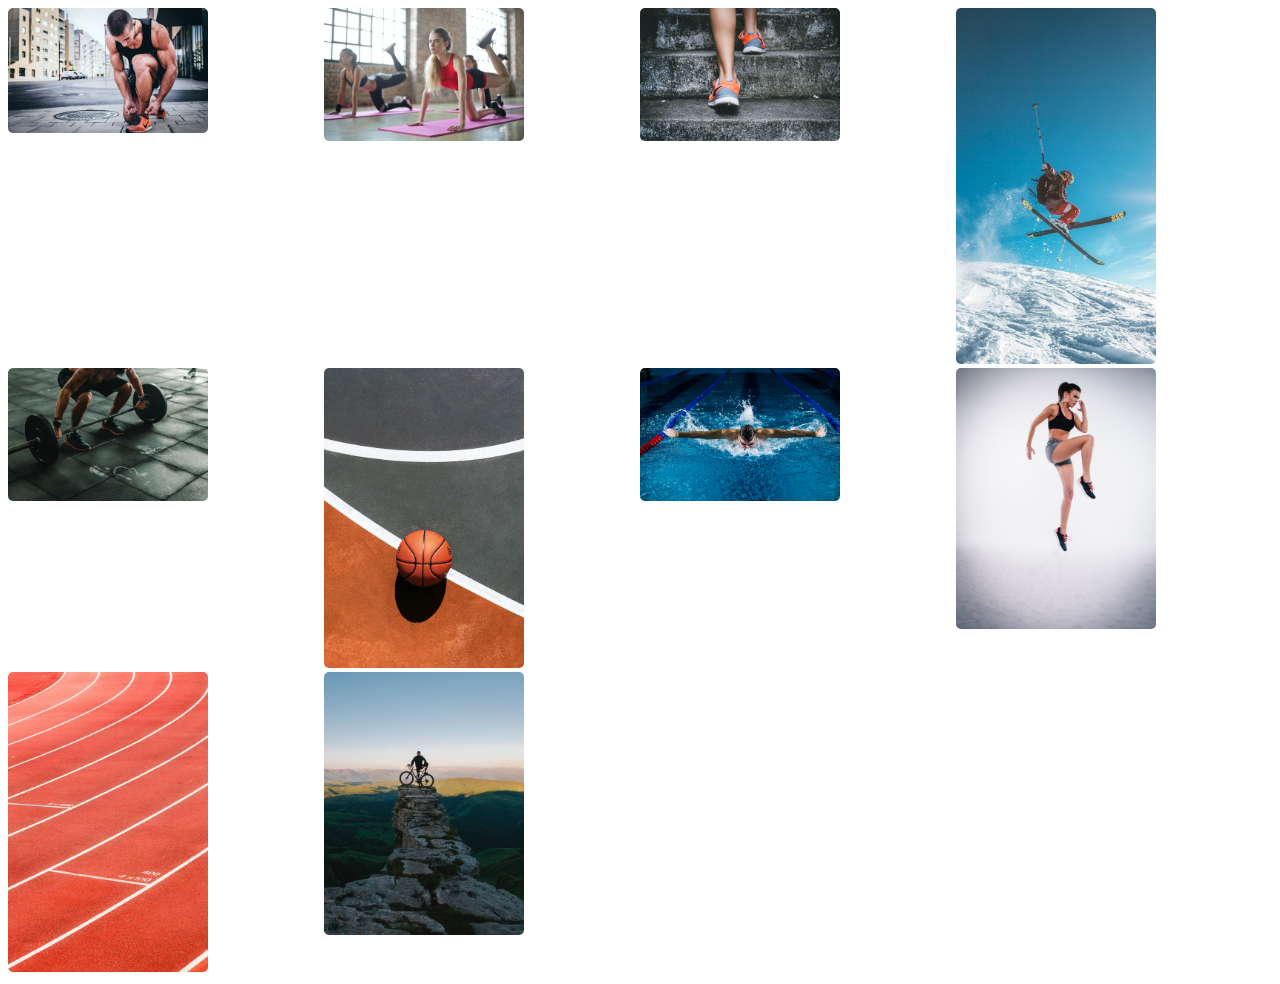
<file: ex01/src/index.html>
<!DOCTYPE html>
<html lang="en">
<head>
    <meta charset="UTF-8">
    <meta http-equiv="X-UA-Compatible" content="IE=edge">
    <meta name="viewport" content="width=device-width, initial-scale=1.0">
    <title>Image gallery</title>
    <link rel="stylesheet" href="../styles/index.css">

</head>
<body>
    <div class="container">
        <div class="feature">
            <img id="modalImage" src="../images/img1.jpg" alt="Marathon"/>
            <div class="title"><h1>Marathon</h1></div>
        </div>
        <div id="myModal" class="modal">
            <div class="modal-content">
                <span class="close">&times;</span>
                <img class="modal-content" id="img01">
                <h1>Marathon</h1>
                <p>The marathon is a long-distance race with an official distance of 42.195 kilometres (26 miles 385 yards), usually run as a road race. The event was instituted in commemoration of the fabled run of the Greek soldier Pheidippides, a messenger from the Battle of Marathon to Athens, who reported the victory. The marathon can be completed by running or with a run/walk strategy. There are also wheelchair divisions.The marathon was one of the original modern Olympic events in 1896, though the distance did not become standardized until 1921. More than 800 marathons are held throughout the world each year, with the vast majority of competitors being recreational athletes, as larger marathons can have tens of thousands of participants.</p>
            </div>
            <div id="caption"></div>
        </div>
        <div class="feature">
            <img id="modalImage" src="../images/img2.jpg" alt="Gymnastics"/>
            <div class="title"><h1>Gymnastics</h1></div>
        </div>
        <div class="feature">
            <img id="modalImage" src="../images/img3.jpg" alt="Climbing"/>
            <div class="title"><h1>Climbing</h1></div>
        </div>
        <div class="feature">
            <img id="modalImage" src="../images/img4.jpg" alt="Skiing"/>
            <div class="title"><h1>Skiing</h1></div>
        </div>
        <div class="feature">
            <img id="modalImage" src="../images/img5.jpg" alt="Weight Lifting"/>
            <div class="title"><h1>Weight Lifting</h1></div>
        </div>
        <div class="feature">
            <img id="modalImage" src="../images/img6.jpg" alt="Basketball"/>
            <div class="title"><h1>Basketball</h1></div>
        </div>
        <div class="feature">
            <img id="modalImage" src="../images/img7.jpg" alt="Swimming"/>
            <div class="title"><h1>Swimming</h1></div>
        </div>
        <div class="feature">
            <img id="modalImage" src="../images/img8.jpg" alt="Jogging"/>
            <div class="title"><h1>Jogging</h1></div>
        </div>
        <div class="feature">
            <img id="modalImage" src="../images/img9.jpg" alt="Running"/>
            <div class="title"><h1>Running</h1></div>
        </div>
        <div class="feature">
            <img id="modalImage" src="../images/img10.jpg" alt="Cycling"/>
            <div class="title"><h1>Cycling</h1></div>
        </div>
    </div>
<script src="../scripts/index.js"></script>
</body>
</html>
</file>
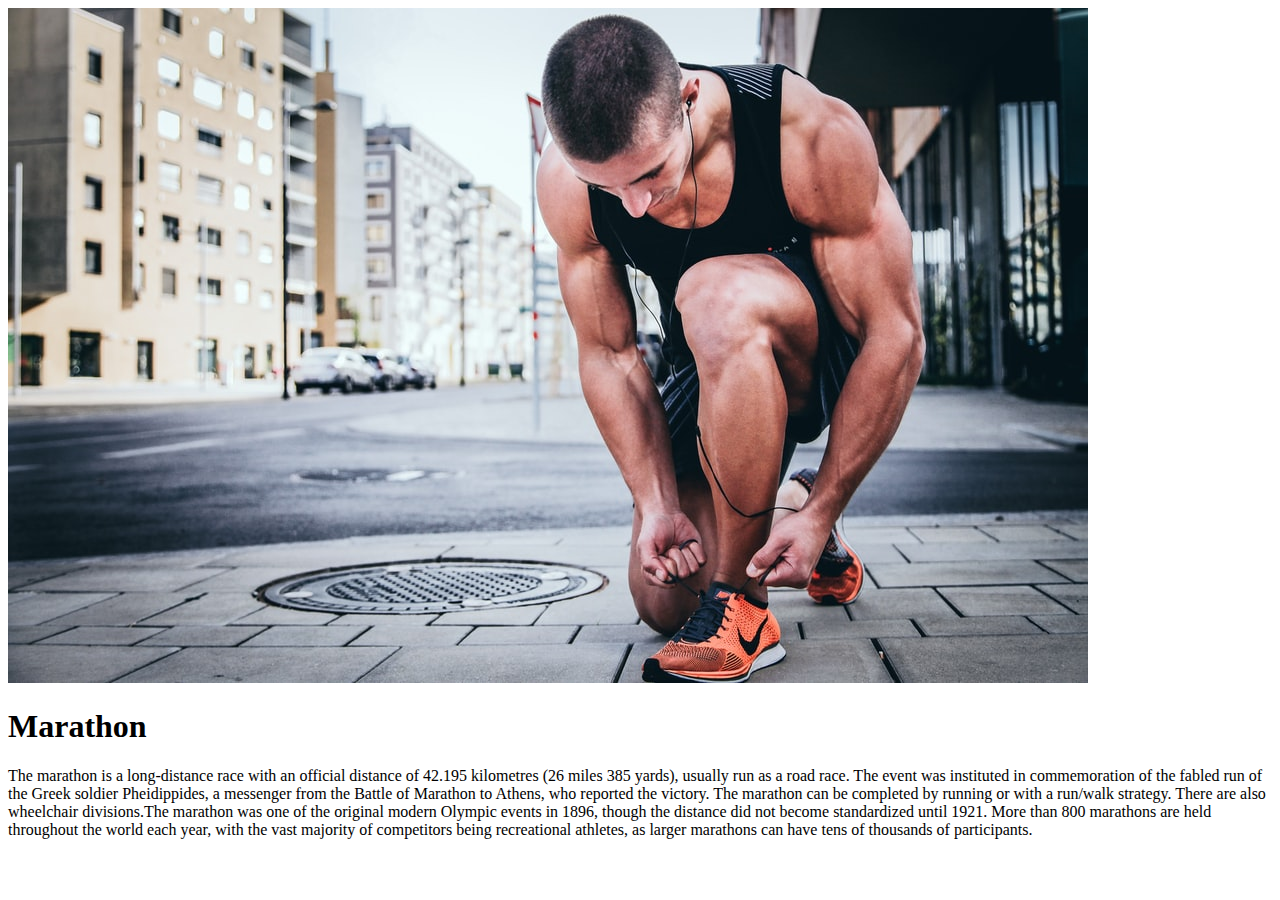
<file: ex01/src/image01.html>
<!DOCTYPE html>
<html lang="en">
<head>
    <meta charset="UTF-8">
    <meta http-equiv="X-UA-Compatible" content="IE=edge">
    <meta name="viewport" content="width=device-width, initial-scale=1.0">
    <title>Document</title>
</head>
<body>
    <img id="modalImage" src="../images/img1.jpg" alt="Marathon"/>
    <h1>Marathon</h1>
    <p>The marathon is a long-distance race with an official distance of 42.195 kilometres (26 miles 385 yards), usually run as a road race. The event was instituted in commemoration of the fabled run of the Greek soldier Pheidippides, a messenger from the Battle of Marathon to Athens, who reported the victory. The marathon can be completed by running or with a run/walk strategy. There are also wheelchair divisions.The marathon was one of the original modern Olympic events in 1896, though the distance did not become standardized until 1921. More than 800 marathons are held throughout the world each year, with the vast majority of competitors being recreational athletes, as larger marathons can have tens of thousands of participants.</p>
            
</body>
</html>
</file>
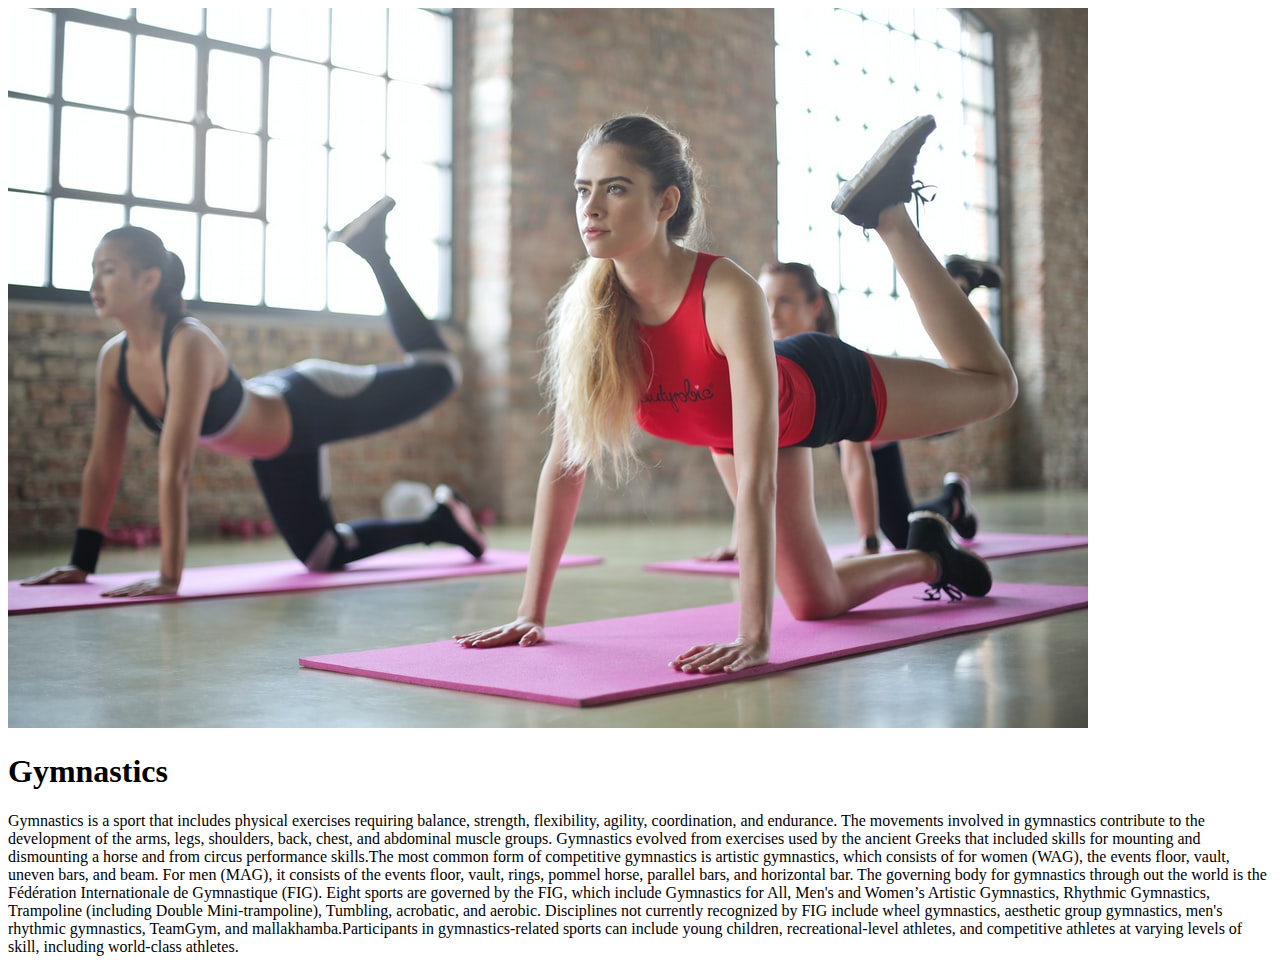
<file: ex01/src/image02.html>
<!DOCTYPE html>
<html lang="en">
<head>
    <meta charset="UTF-8">
    <meta http-equiv="X-UA-Compatible" content="IE=edge">
    <meta name="viewport" content="width=device-width, initial-scale=1.0">
    <title>Document</title>
</head>
<body>
    <img id="modalImage" src="../images/img2.jpg" alt="Gymnastics"/>
    <h1>Gymnastics</h1>
    <p>Gymnastics is a sport that includes physical exercises requiring balance, strength, flexibility, agility, coordination, and endurance. The movements involved in gymnastics contribute to the development of the arms, legs, shoulders, back, chest, and abdominal muscle groups. Gymnastics evolved from exercises used by the ancient Greeks that included skills for mounting and dismounting a horse and from circus performance skills.The most common form of competitive gymnastics is artistic gymnastics, which consists of for women (WAG), the events floor, vault, uneven bars, and beam. For men (MAG), it consists of the events floor, vault, rings, pommel horse, parallel bars, and horizontal bar. The governing body for gymnastics through out the world is the Fédération Internationale de Gymnastique (FIG). Eight sports are governed by the FIG, which include Gymnastics for All, Men's and Women’s Artistic Gymnastics, Rhythmic Gymnastics, Trampoline (including Double Mini-trampoline), Tumbling, acrobatic, and aerobic. Disciplines not currently recognized by FIG include wheel gymnastics, aesthetic group gymnastics, men's rhythmic gymnastics, TeamGym, and mallakhamba.Participants in gymnastics-related sports can include young children, recreational-level athletes, and competitive athletes at varying levels of skill, including world-class athletes.</p>
</body>
</html>
</file>
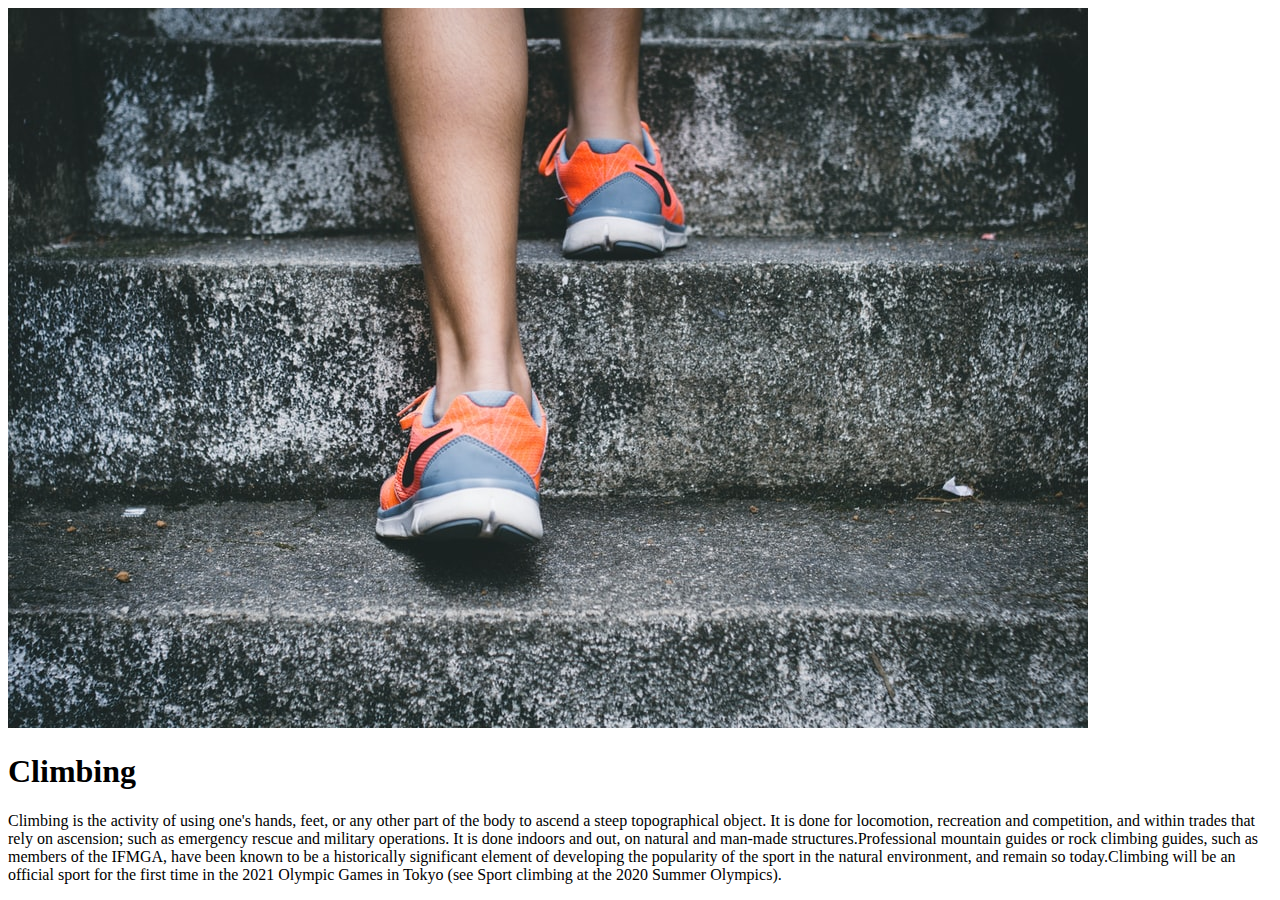
<file: ex01/src/image03.html>
<!DOCTYPE html>
<html lang="en">
<head>
    <meta charset="UTF-8">
    <meta http-equiv="X-UA-Compatible" content="IE=edge">
    <meta name="viewport" content="width=device-width, initial-scale=1.0">
    <title>Document</title>
</head>
<body>
    <img id="modalImage" src="../images/img3.jpg" alt="Climbing"/>
    <h1>Climbing</h1>
    <p>Climbing is the activity of using one's hands, feet, or any other part of the body to ascend a steep topographical object. It is done for locomotion, recreation and competition, and within trades that rely on ascension; such as emergency rescue and military operations. It is done indoors and out, on natural and man-made structures.Professional mountain guides or rock climbing guides, such as members of the IFMGA, have been known to be a historically significant element of developing the popularity of the sport in the natural environment, and remain so today.Climbing will be an official sport for the first time in the 2021 Olympic Games in Tokyo (see Sport climbing at the 2020 Summer Olympics).</p>
</body>
</html>
</file>
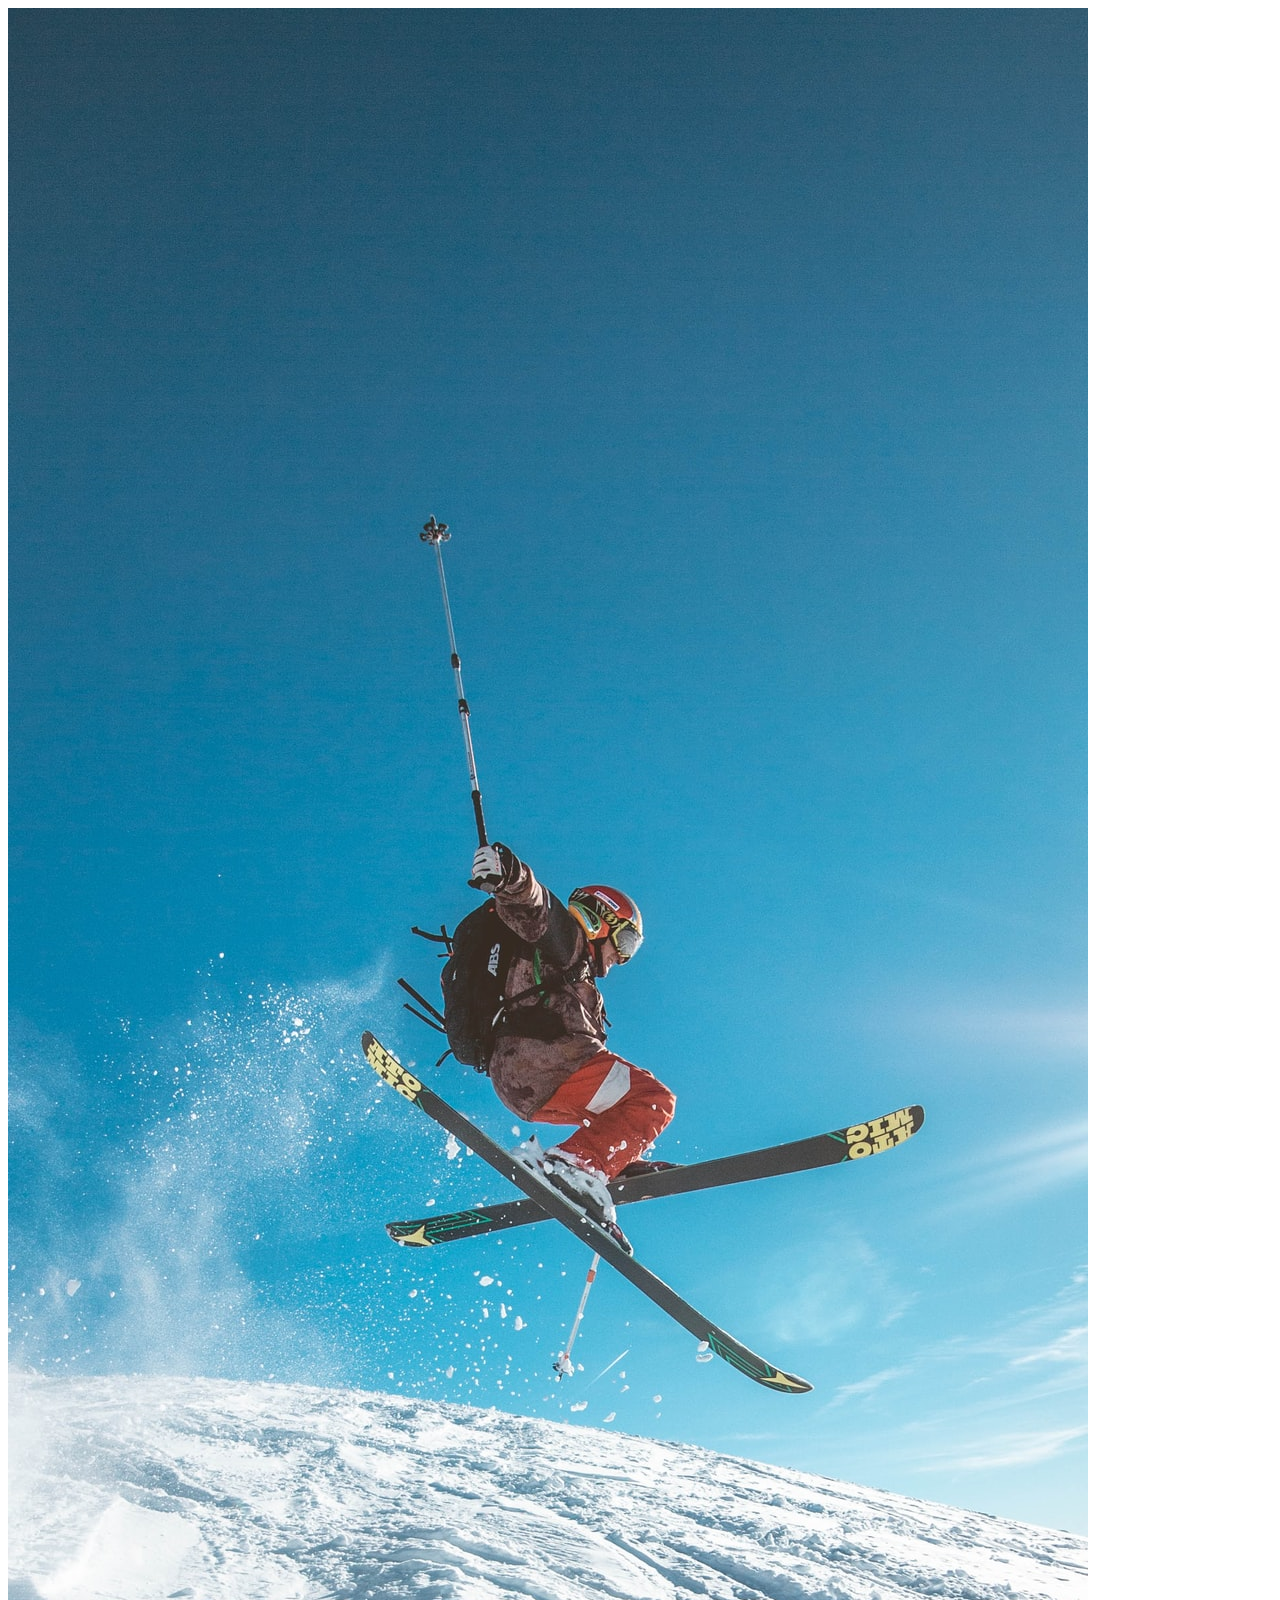
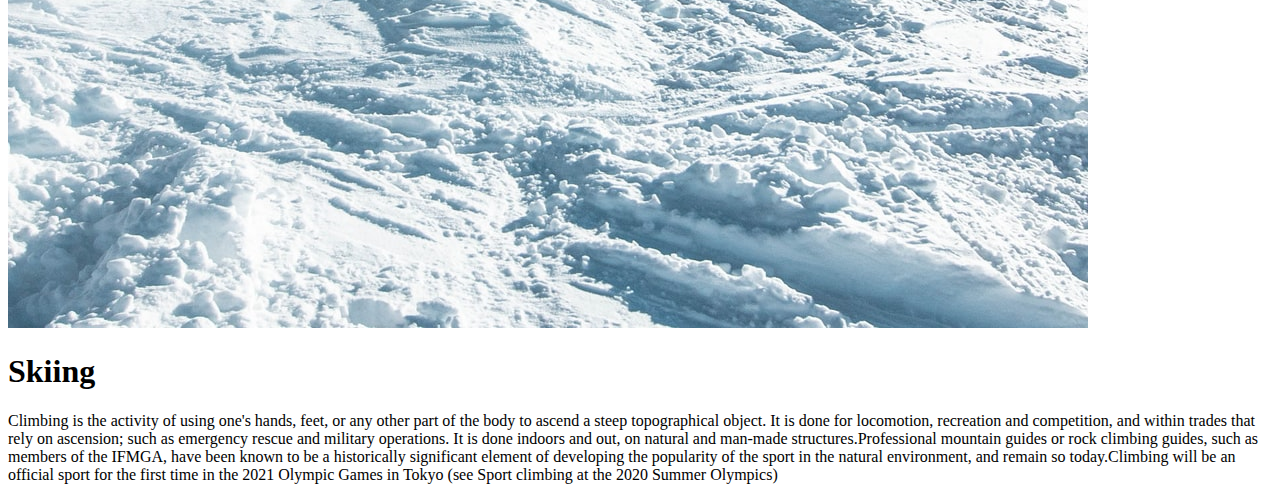
<file: ex01/src/image04.html>
<!DOCTYPE html>
<html lang="en">
<head>
    <meta charset="UTF-8">
    <meta http-equiv="X-UA-Compatible" content="IE=edge">
    <meta name="viewport" content="width=device-width, initial-scale=1.0">
    <title>Document</title>
</head>
<body>
    <img id="modalImage" src="../images/img4.jpg" alt="Skiing"/>
    <h1>Skiing</h1>
    <p>Climbing is the activity of using one's hands, feet, or any other part of the body to ascend a steep topographical object. It is done for locomotion, recreation and competition, and within trades that rely on ascension; such as emergency rescue and military operations. It is done indoors and out, on natural and man-made structures.Professional mountain guides or rock climbing guides, such as members of the IFMGA, have been known to be a historically significant element of developing the popularity of the sport in the natural environment, and remain so today.Climbing will be an official sport for the first time in the 2021 Olympic Games in Tokyo (see Sport climbing at the 2020 Summer Olympics)</p>
</body>
</html>
</file>
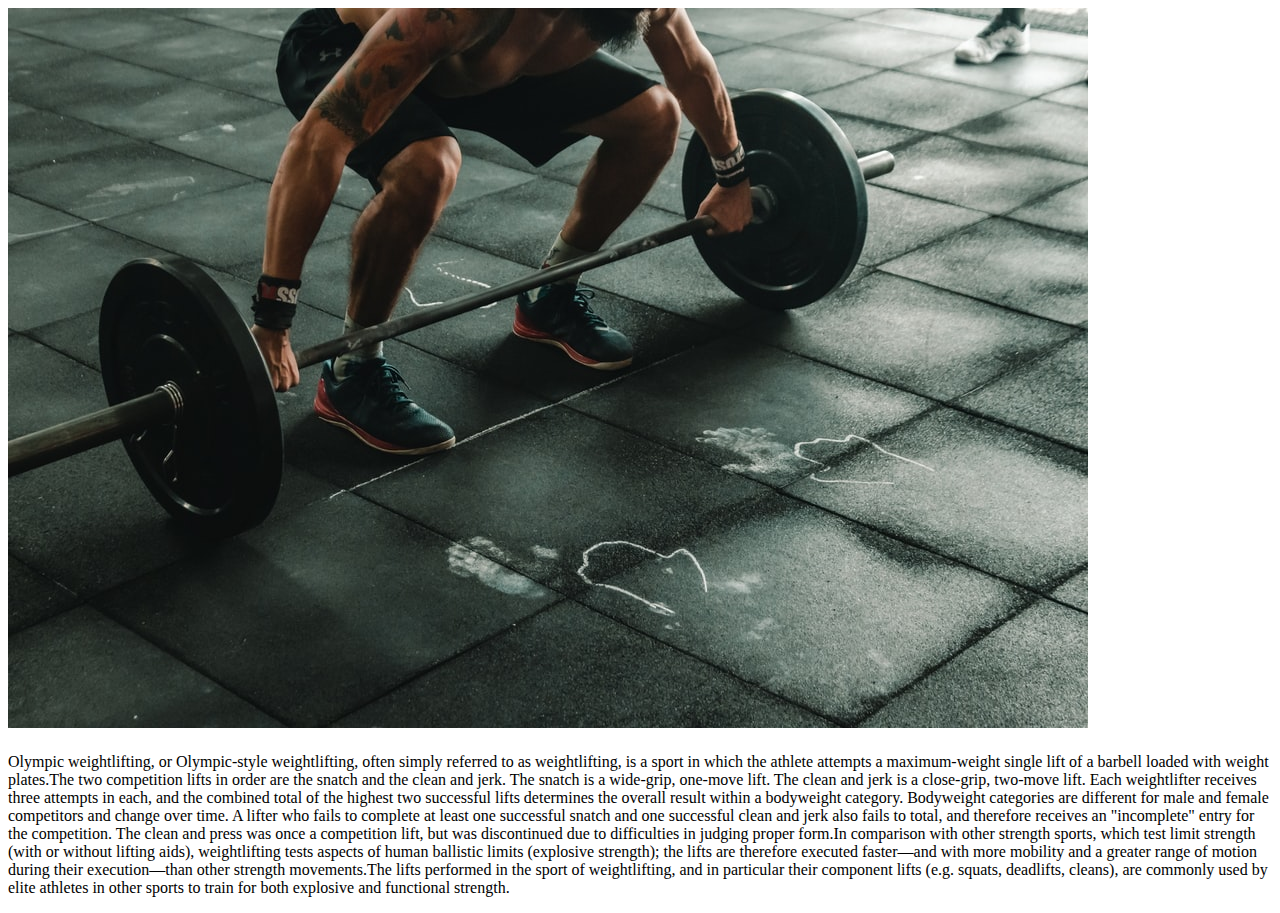
<file: ex01/src/image05.html>
<!DOCTYPE html>
<html lang="en">
<head>
    <meta charset="UTF-8">
    <meta http-equiv="X-UA-Compatible" content="IE=edge">
    <meta name="viewport" content="width=device-width, initial-scale=1.0">
    <title>Document</title>
</head>
<body>
    <img id="modalImage" src="../images/img5.jpg" alt="Weight Lifting"/>
    <h1></h1>
    <p>Olympic weightlifting, or Olympic-style weightlifting, often simply referred to as weightlifting, is a sport in which the athlete attempts a maximum-weight single lift of a barbell loaded with weight plates.The two competition lifts in order are the snatch and the clean and jerk. The snatch is a wide-grip, one-move lift. The clean and jerk is a close-grip, two-move lift. Each weightlifter receives three attempts in each, and the combined total of the highest two successful lifts determines the overall result within a bodyweight category. Bodyweight categories are different for male and female competitors and change over time. A lifter who fails to complete at least one successful snatch and one successful clean and jerk also fails to total, and therefore receives an "incomplete" entry for the competition. The clean and press was once a competition lift, but was discontinued due to difficulties in judging proper form.In comparison with other strength sports, which test limit strength (with or without lifting aids), weightlifting tests aspects of human ballistic limits (explosive strength); the lifts are therefore executed faster—and with more mobility and a greater range of motion during their execution—than other strength movements.The lifts performed in the sport of weightlifting, and in particular their component lifts (e.g. squats, deadlifts, cleans), are commonly used by elite athletes in other sports to train for both explosive and functional strength.</p>
</body>
</html>
</file>
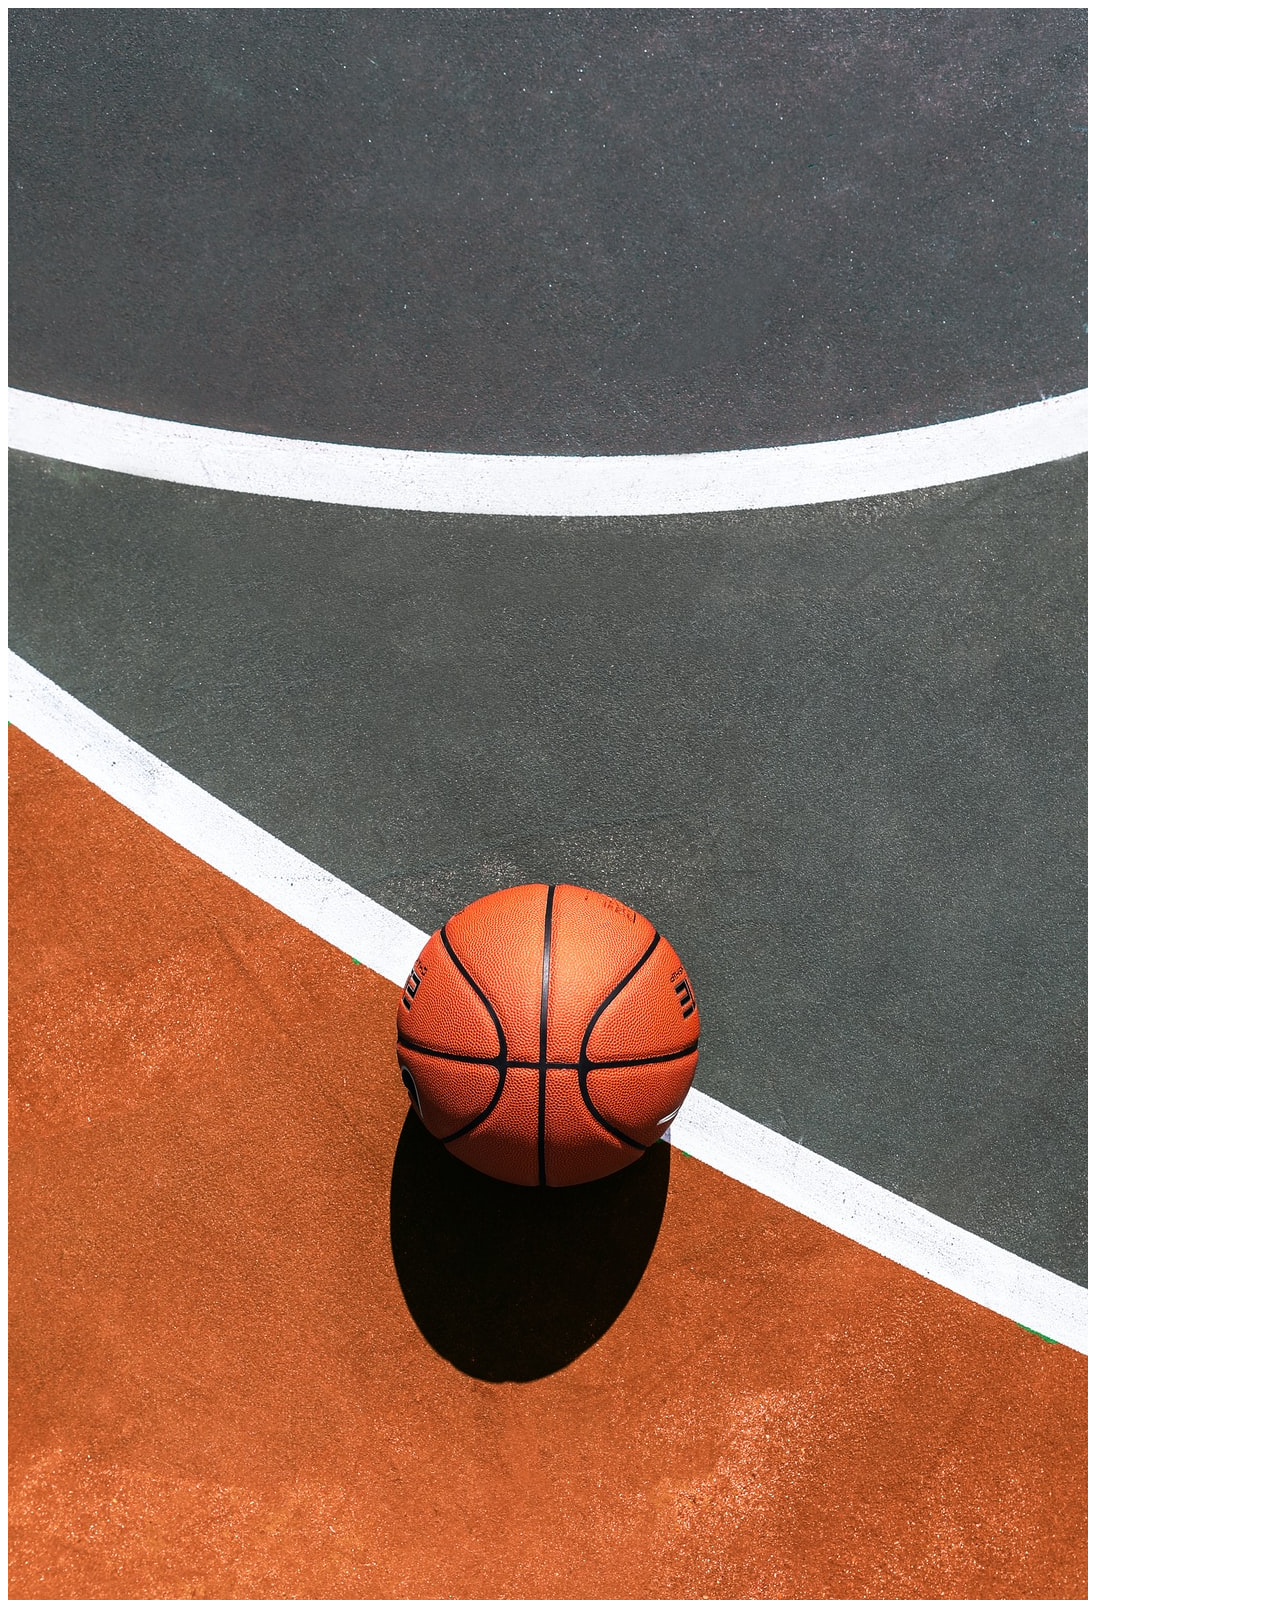
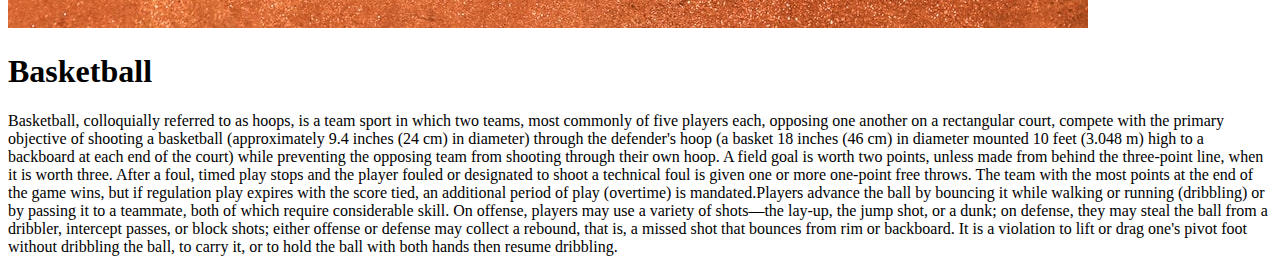
<file: ex01/src/image06.html>
<!DOCTYPE html>
<html lang="en">
<head>
    <meta charset="UTF-8">
    <meta http-equiv="X-UA-Compatible" content="IE=edge">
    <meta name="viewport" content="width=device-width, initial-scale=1.0">
    <title>Document</title>
</head>
<body>
    <img id="modalImage" src="../images/img6.jpg" alt="Basketball"/>
    <h1>Basketball</h1>
    <p>Basketball, colloquially referred to as hoops, is a team sport in which two teams, most commonly of five players each, opposing one another on a rectangular court, compete with the primary objective of shooting a basketball (approximately 9.4 inches (24 cm) in diameter) through the defender's hoop (a basket 18 inches (46 cm) in diameter mounted 10 feet (3.048 m) high to a backboard at each end of the court) while preventing the opposing team from shooting through their own hoop. A field goal is worth two points, unless made from behind the three-point line, when it is worth three. After a foul, timed play stops and the player fouled or designated to shoot a technical foul is given one or more one-point free throws. The team with the most points at the end of the game wins, but if regulation play expires with the score tied, an additional period of play (overtime) is mandated.Players advance the ball by bouncing it while walking or running (dribbling) or by passing it to a teammate, both of which require considerable skill. On offense, players may use a variety of shots—the lay-up, the jump shot, or a dunk; on defense, they may steal the ball from a dribbler, intercept passes, or block shots; either offense or defense may collect a rebound, that is, a missed shot that bounces from rim or backboard. It is a violation to lift or drag one's pivot foot without dribbling the ball, to carry it, or to hold the ball with both hands then resume dribbling.</p>
</body>
</html>
</file>
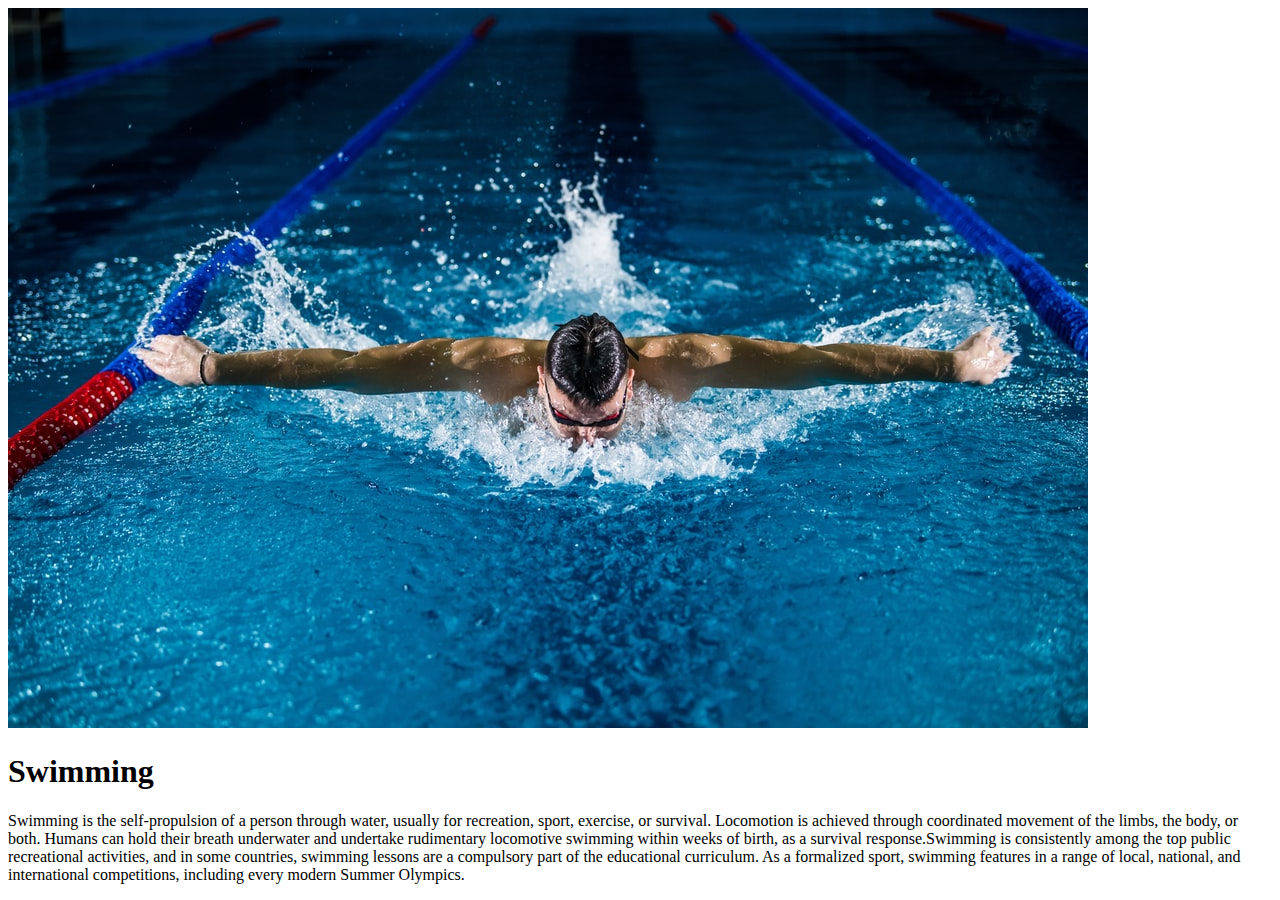
<file: ex01/src/image07.html>
<!DOCTYPE html>
<html lang="en">
<head>
    <meta charset="UTF-8">
    <meta http-equiv="X-UA-Compatible" content="IE=edge">
    <meta name="viewport" content="width=device-width, initial-scale=1.0">
    <title>Document</title>
</head>
<body>
    <img id="modalImage" src="../images/img7.jpg" alt="Swimming"/>
    <h1>Swimming</h1>
    <p>Swimming is the self-propulsion of a person through water, usually for recreation, sport, exercise, or survival. Locomotion is achieved through coordinated movement of the limbs, the body, or both. Humans can hold their breath underwater and undertake rudimentary locomotive swimming within weeks of birth, as a survival response.Swimming is consistently among the top public recreational activities, and in some countries, swimming lessons are a compulsory part of the educational curriculum. As a formalized sport, swimming features in a range of local, national, and international competitions, including every modern Summer Olympics.</p>
</body>
</html>
</file>
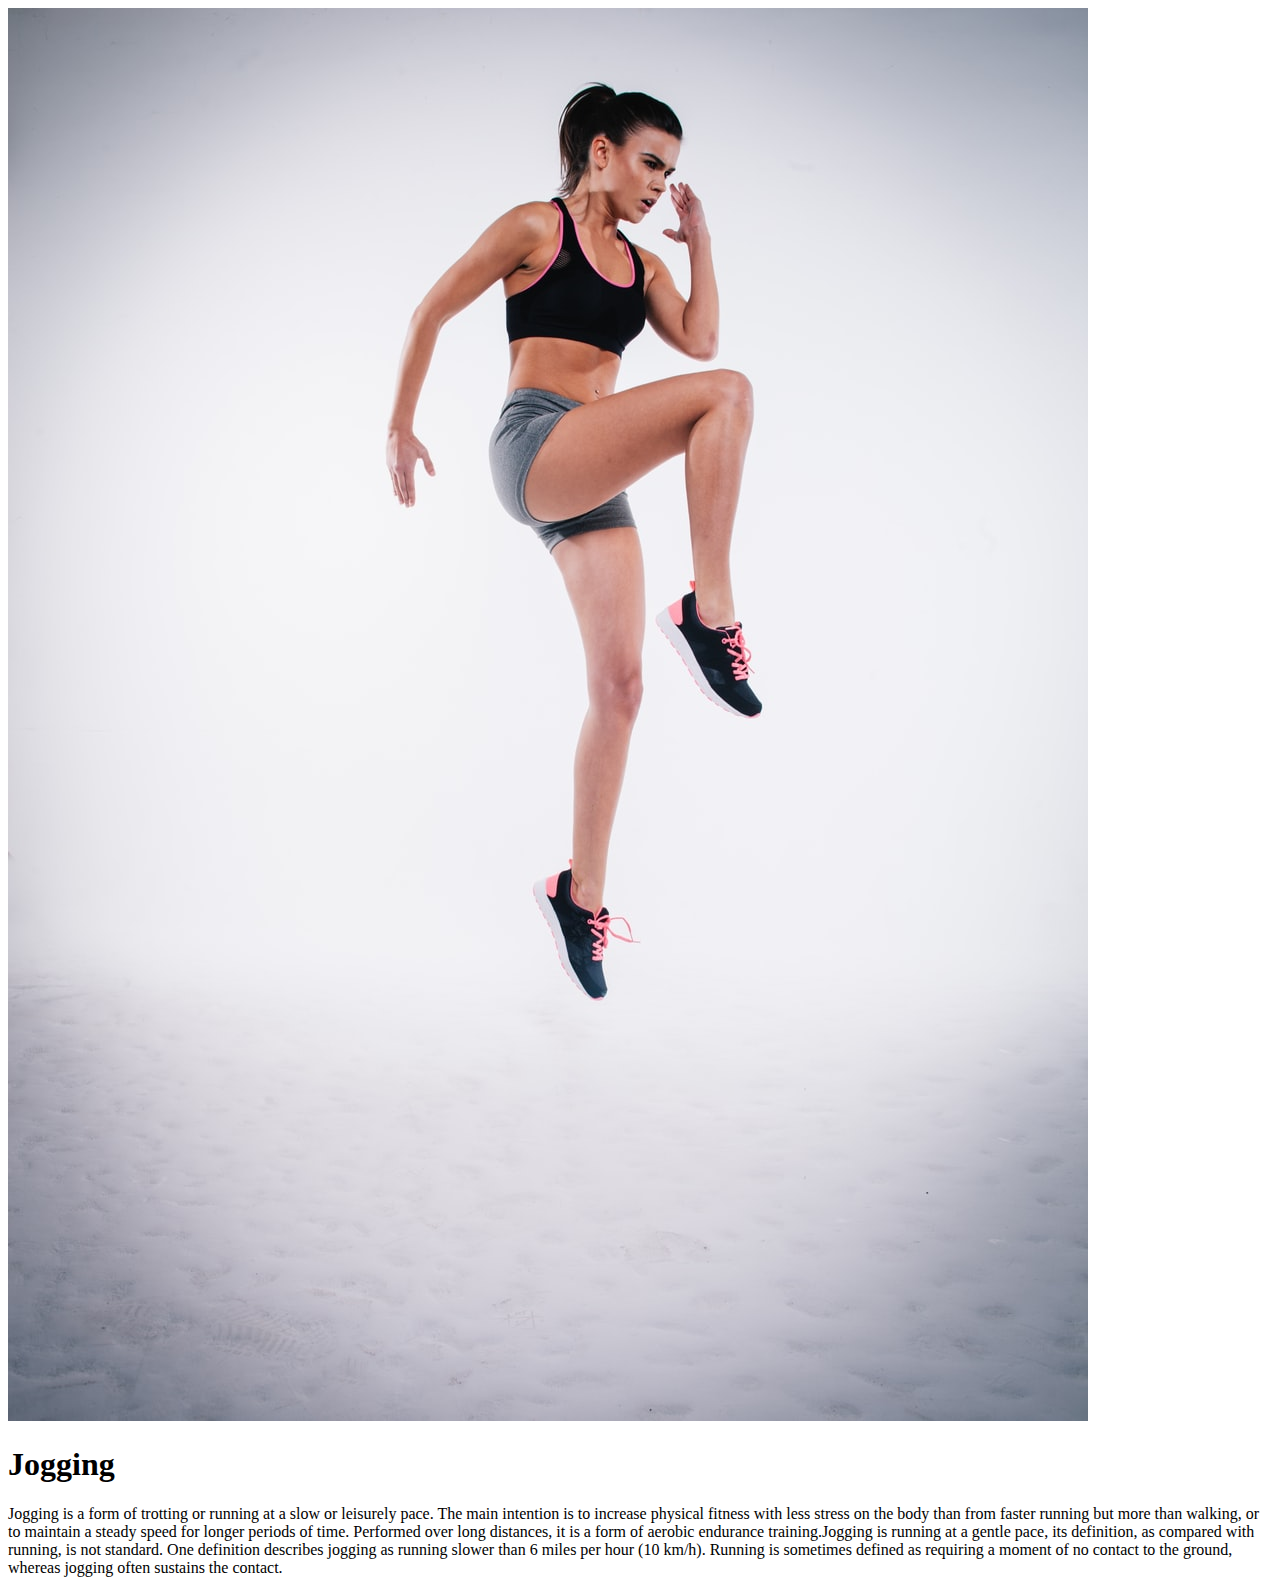
<file: ex01/src/image08.html>
<!DOCTYPE html>
<html lang="en">
<head>
    <meta charset="UTF-8">
    <meta http-equiv="X-UA-Compatible" content="IE=edge">
    <meta name="viewport" content="width=device-width, initial-scale=1.0">
    <title>Document</title>
</head>
<body>
    <img id="modalImage" src="../images/img8.jpg" alt="Jogging"/>
    <h1>Jogging</h1>
    <p>Jogging is a form of trotting or running at a slow or leisurely pace. The main intention is to increase physical fitness with less stress on the body than from faster running but more than walking, or to maintain a steady speed for longer periods of time. Performed over long distances, it is a form of aerobic endurance training.Jogging is running at a gentle pace, its definition, as compared with running, is not standard. One definition describes jogging as running slower than 6 miles per hour (10 km/h). Running is sometimes defined as requiring a moment of no contact to the ground, whereas jogging often sustains the contact.</p>
</body>
</html>
</file>
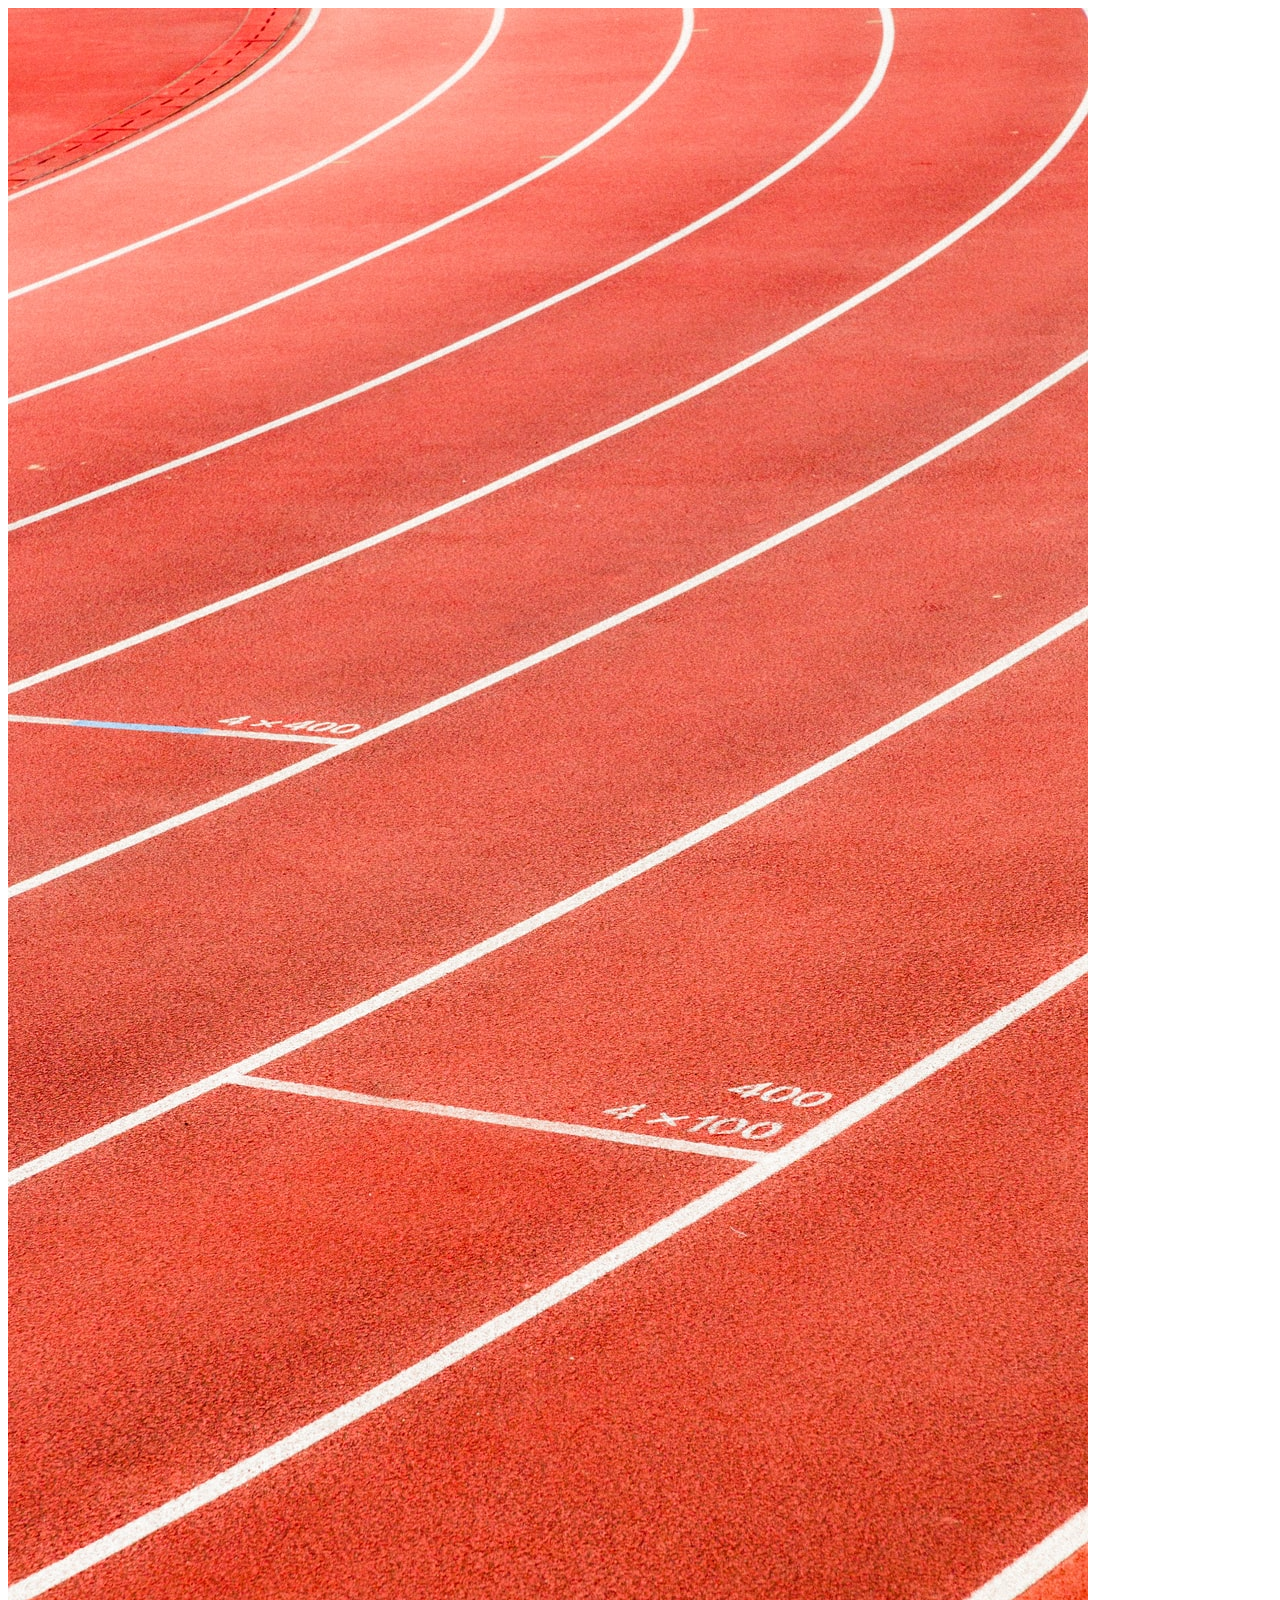
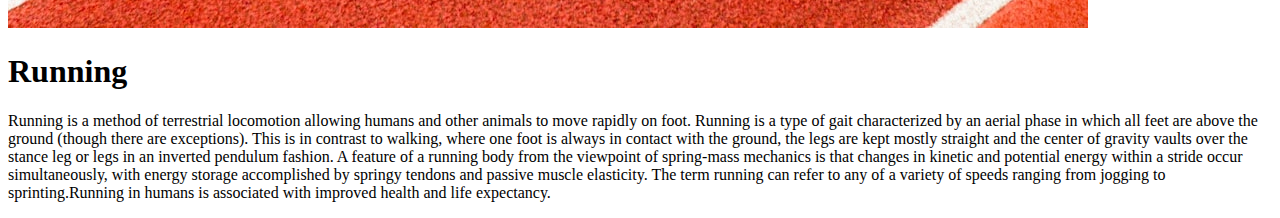
<file: ex01/src/image09.html>
<!DOCTYPE html>
<html lang="en">
<head>
    <meta charset="UTF-8">
    <meta http-equiv="X-UA-Compatible" content="IE=edge">
    <meta name="viewport" content="width=device-width, initial-scale=1.0">
    <title>Document</title>
</head>
<body>
    <img id="modalImage" src="../images/img9.jpg" alt="Running"/>
    <h1>Running</h1>
    <p>Running is a method of terrestrial locomotion allowing humans and other animals to move rapidly on foot. Running is a type of gait characterized by an aerial phase in which all feet are above the ground (though there are exceptions). This is in contrast to walking, where one foot is always in contact with the ground, the legs are kept mostly straight and the center of gravity vaults over the stance leg or legs in an inverted pendulum fashion. A feature of a running body from the viewpoint of spring-mass mechanics is that changes in kinetic and potential energy within a stride occur simultaneously, with energy storage accomplished by springy tendons and passive muscle elasticity. The term running can refer to any of a variety of speeds ranging from jogging to sprinting.Running in humans is associated with improved health and life expectancy.</p>
</body>
</html>
</file>
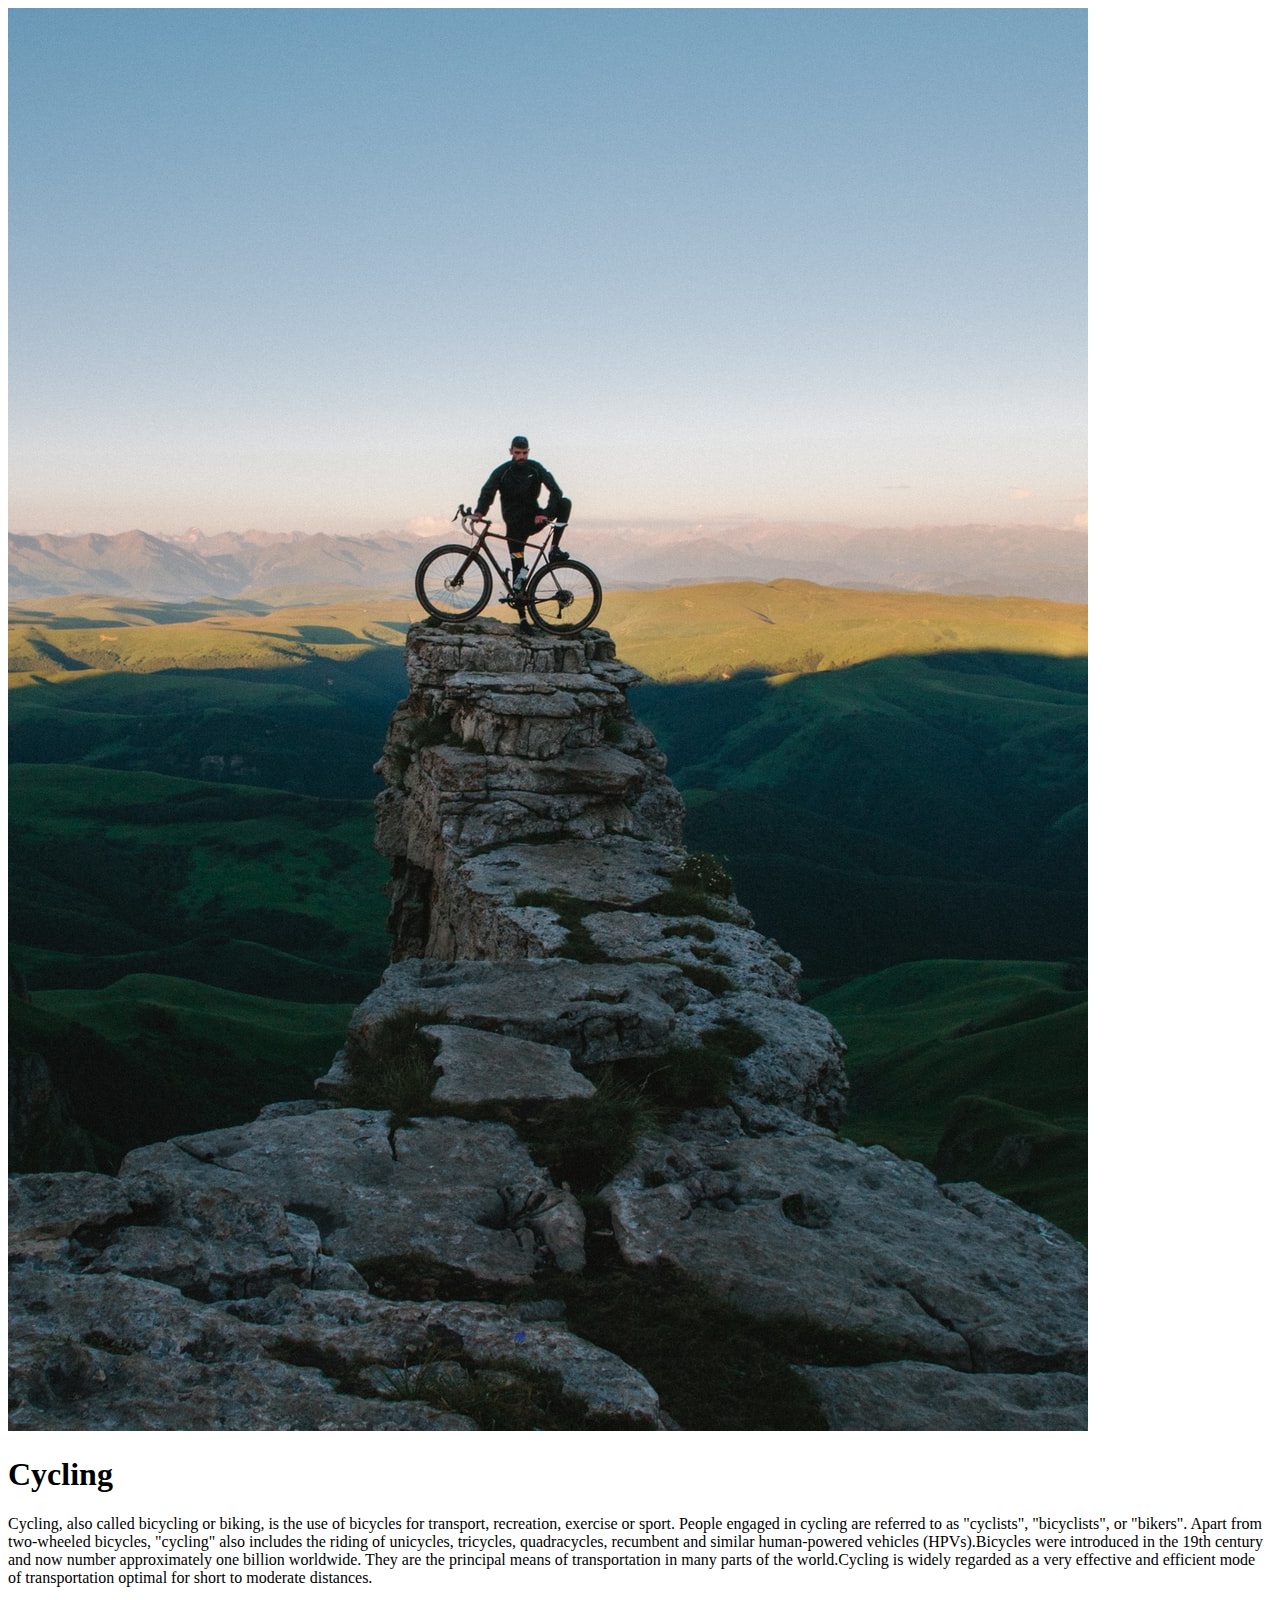
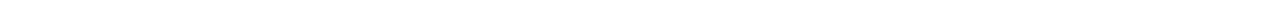
<file: ex01/src/image10.html>
<!DOCTYPE html>
<html lang="en">
<head>
    <meta charset="UTF-8">
    <meta http-equiv="X-UA-Compatible" content="IE=edge">
    <meta name="viewport" content="width=device-width, initial-scale=1.0">
    <title>Document</title>
</head>
<body>
    <img id="modalImage" src="../images/img10.jpg" alt="Cycling"/>
    <h1>Cycling</h1>
    <p>Cycling, also called bicycling or biking, is the use of bicycles for transport, recreation, exercise or sport. People engaged in cycling are referred to as "cyclists", "bicyclists", or "bikers". Apart from two-wheeled bicycles, "cycling" also includes the riding of unicycles, tricycles, quadracycles, recumbent and similar human-powered vehicles (HPVs).Bicycles were introduced in the 19th century and now number approximately one billion worldwide. They are the principal means of transportation in many parts of the world.Cycling is widely regarded as a very effective and efficient mode of transportation optimal for short to moderate distances.</p>
</body>
</html>
</file>
<file: ex01/styles/index.css>
/* Style the Image Used to Trigger the Modal */
#modalImage {
    border-radius: 5px;
    cursor: pointer;
    transition: 0.3s;
  }
  
  #modalImage:hover {opacity: 0.5;}
  
  /* The Modal (background) */
  .modal {
    display: none; /* Hidden by default */
    position: fixed; /* Stay in place */
    z-index: 1; /* Sit on top */
    padding-top: 100px; /* Location of the box */
    left: 0;
    top: 0;
    width: 100%; /* Full width */
    height: 100%; /* Full height */
    overflow: auto; /* Enable scroll if needed */
    background-color: rgb(0,0,0); /* Fallback color */
    background-color: rgba(0,0,0,0.5); /* Black w/ opacity */
  }
  
  /* Modal Content (Image) */
  .modal-content {
    margin: auto;
    display: block;
    width: 100%;
    max-width: 700px;
  }
  
  /* Caption of Modal Image (Image Text) - Same Width as the Image */
  #caption {
    margin: auto;
    display: block;
    width: 80%;
    max-width: 700px;
    text-align: center;
    color: white;
    padding: 10px 0;
    height: 150px;
  }
  
  /* Add Animation - Zoom in the Modal */
  .modal-content, #caption {
    animation-name: zoom;
    animation-duration: 0.6s;
  }
  
  @keyframes zoom {
    from {transform:scale(0)}
    to {transform:scale(1)}
  }
  
  /* The Close Button */
  .close {
    position: absolute;
    top: 15px;
    right: 35px;
    color: #f1f1f1;
    font-size: 40px;
    font-weight: bold;
    transition: 0.3s;
  }
  
  .close:hover,
  .close:focus {
    color: #bbb;
    text-decoration: none;
    cursor: pointer;
  }
  
  /* 100% Image Width on Smaller Screens */
  @media only screen and (max-width: 700px){
    .modal-content {
      width: 100%;
    }
  }
  .container {
      display: grid;
      grid-template-columns: repeat(4, 1fr);
  }
  .container img{
      width: 200px;
  }
  .feature:hover {
      background: black;
      opacity: 0.5;
  }
  .feature:hover .title {
      display: block;
  }
  .title {
      width:100%;
      text-align: center;
      position: absolute;
      top: 50%;
      left: 50%;
      transform:translate(-50%, -50%);
      color: white;
      display: none;
  }
</file>
